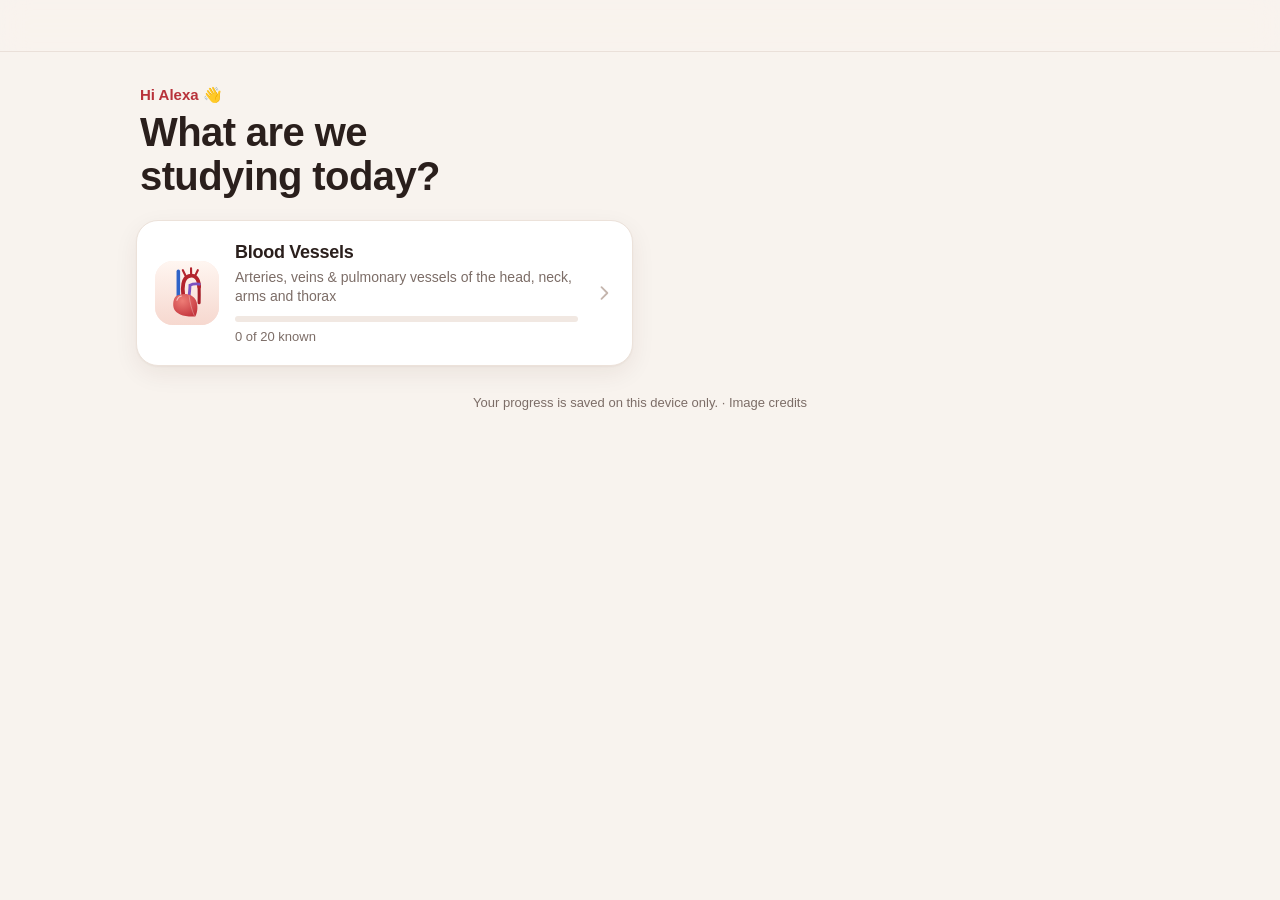
<file: index.html>
<!DOCTYPE html>
<html lang="en">
<head>
<meta charset="utf-8">
<meta name="viewport" content="width=device-width, initial-scale=1, viewport-fit=cover">
<title>Anatomy Lab</title>
<meta name="description" content="Visual study games for anatomy lab practicals.">
<meta name="theme-color" content="#f8f3ee">
<meta name="color-scheme" content="light">
<meta name="mobile-web-app-capable" content="yes">
<meta name="apple-mobile-web-app-capable" content="yes">
<meta name="apple-mobile-web-app-title" content="Anatomy">
<meta name="apple-mobile-web-app-status-bar-style" content="default">
<meta name="format-detection" content="telephone=no">
<link rel="manifest" href="manifest.json">
<link rel="icon" href="icons/icon.svg" type="image/svg+xml">
<link rel="apple-touch-icon" href="icons/apple-touch-icon.png">
<link rel="stylesheet" href="css/app.css">
</head>
<body>
<!-- shared SVG definitions used by every diagram -->
<svg width="0" height="0" style="position:absolute" aria-hidden="true" focusable="false">
  <defs>
    <filter id="glow" filterUnits="userSpaceOnUse" x="-5000" y="-5000" width="10000" height="10000">
      <feGaussianBlur stdDeviation="7"/>
    </filter>
    <radialGradient id="heartGrad" cx="42%" cy="38%" r="70%">
      <stop offset="0" stop-color="#f8d3cc"/>
      <stop offset="1" stop-color="#e7a59c"/>
    </radialGradient>
  </defs>
</svg>

<header class="bar">
  <button class="back" id="back" hidden aria-label="Back"><svg viewBox="0 0 24 24" fill="none" stroke="currentColor" stroke-width="2.4" stroke-linecap="round" stroke-linejoin="round"><path d="M15 5l-7 7 7 7"/></svg></button>
  <div class="bar-title" id="barTitle"></div>
  <div class="bar-right" id="barRight"></div>
</header>
<main id="view" class="view"></main>

<script src="js/diagram.js"></script>
<script src="js/figure.js"></script>
<script src="js/store.js"></script>
<script src="js/dnd.js"></script>
<script src="js/games.js"></script>
<script src="js/setup.js"></script>
<script src="decks/index.js"></script>
<script src="js/app.js"></script>
</body>
</html>
</file>
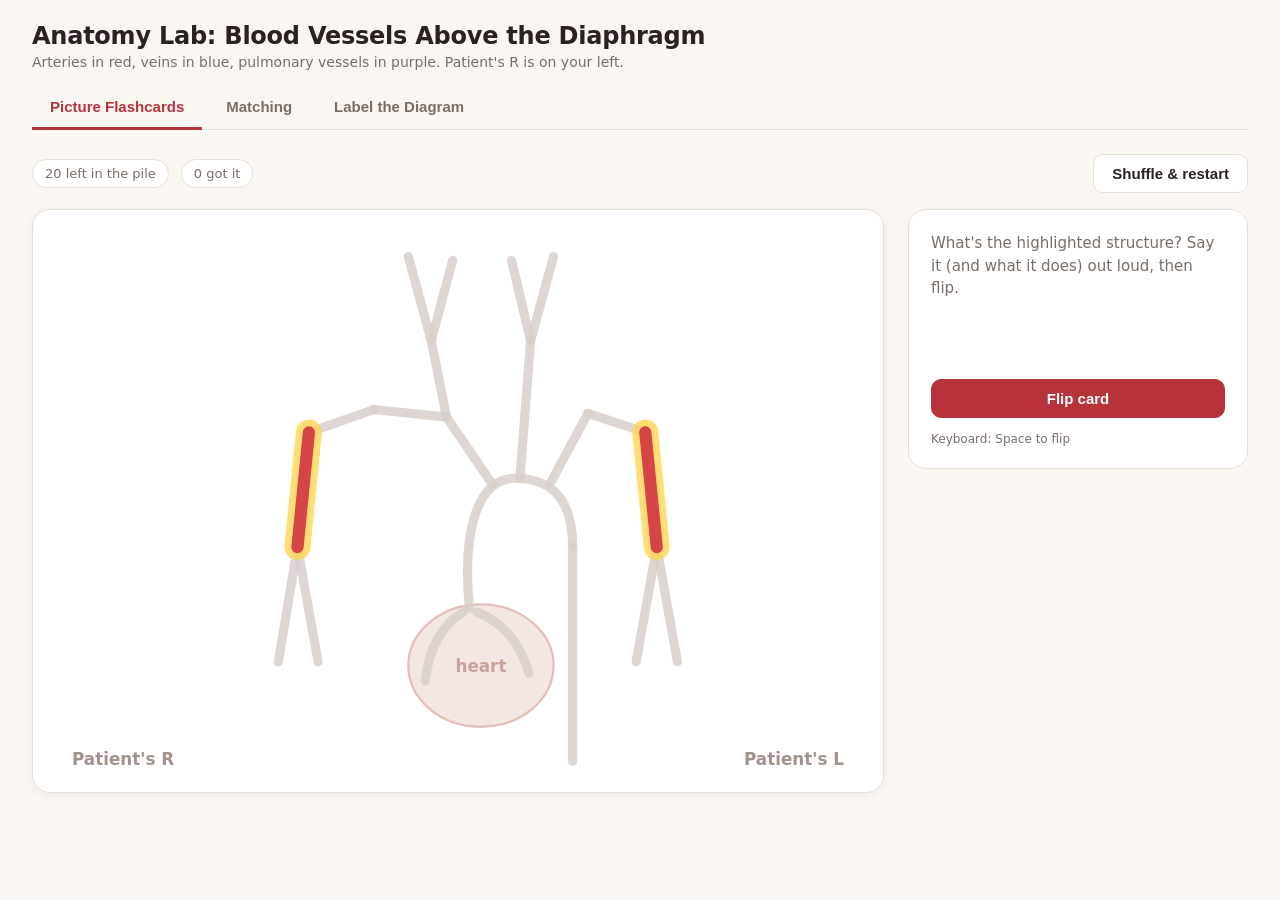
<file: anatomy-study.html>
<!DOCTYPE html>
<html lang="en">
<head>
<meta charset="utf-8">
<meta name="viewport" content="width=device-width, initial-scale=1">
<title>Anatomy Lab Study: Blood Vessels Above the Diaphragm</title>
<style>
  :root{
    --bg:#faf6f2; --card:#ffffff; --ink:#2b2220; --muted:#7a6d68; --line:#e8dfd9;
    --accent:#b8323a; --accent-soft:#fbe9ea; --good:#2f9e5b; --good-soft:#e3f6ea;
    --bad:#d23b3b; --bad-soft:#fde4e4; --vein:#3b6fd8;
  }
  *{box-sizing:border-box}
  body{margin:0;font-family:system-ui,-apple-system,"Segoe UI",Roboto,sans-serif;background:var(--bg);color:var(--ink)}
  header{padding:22px 32px 0;max-width:1300px;margin:0 auto}
  h1{margin:0;font-size:24px;letter-spacing:-.01em}
  .sub{color:var(--muted);margin:4px 0 16px;font-size:14px}
  nav{display:flex;gap:6px;border-bottom:1px solid var(--line)}
  nav button{border:0;background:none;padding:12px 18px;font-size:15px;font-weight:600;color:var(--muted);cursor:pointer;border-bottom:3px solid transparent;margin-bottom:-1px}
  nav button.on{color:var(--accent);border-bottom-color:var(--accent)}
  main{max-width:1300px;margin:0 auto;padding:24px 32px 48px}
  .view{display:none}.view.on{display:block}
  .btn{border:1px solid var(--line);background:var(--card);padding:10px 18px;border-radius:10px;font-size:15px;font-weight:600;cursor:pointer;color:var(--ink)}
  .btn:hover{border-color:#cdbfb8}
  .btn.primary{background:var(--accent);color:#fff;border-color:var(--accent)}
  .btn.good{background:var(--good);color:#fff;border-color:var(--good)}
  .btn.bad{background:#fff;color:var(--bad);border-color:#f0b9b9}
  .toolbar{display:flex;align-items:center;gap:12px;margin-bottom:16px;flex-wrap:wrap}
  .toolbar .spacer{flex:1}
  .pill{font-size:13px;color:var(--muted);background:var(--card);border:1px solid var(--line);padding:6px 12px;border-radius:999px}
  .seg{display:inline-flex;border:1px solid var(--line);border-radius:10px;overflow:hidden;background:var(--card)}
  .seg button{border:0;background:none;padding:8px 14px;font-size:14px;cursor:pointer;color:var(--muted);font-weight:600}
  .seg button.on{background:var(--accent-soft);color:var(--accent)}

  /* Flashcards */
  .fc-wrap{display:grid;grid-template-columns:minmax(0,1fr) 340px;gap:24px;align-items:start}
  .fc-card{background:var(--card);border:1px solid var(--line);border-radius:18px;padding:16px;cursor:pointer;box-shadow:0 2px 10px rgba(60,30,20,.05)}
  .fc-card svg,.fc-card img{width:100%;display:block;max-height:68vh}
  .fc-side{background:var(--card);border:1px solid var(--line);border-radius:18px;padding:22px;min-height:260px;display:flex;flex-direction:column;gap:14px}
  .fc-hint{color:var(--muted);font-size:15px;line-height:1.5}
  .fc-term{font-size:26px;font-weight:700;color:var(--accent)}
  .fc-def{font-size:17px;line-height:1.45}
  .fc-btns{display:flex;gap:10px;margin-top:auto}
  .fc-btns .btn{flex:1}
  .keys{font-size:12px;color:var(--muted)}
  .done{text-align:center;padding:60px 20px;background:var(--card);border:1px solid var(--line);border-radius:18px}
  .done h2{margin:0 0 8px}

  /* Drag chips */
  .chip{display:inline-flex;align-items:center;justify-content:center;text-align:center;padding:9px 14px;border-radius:10px;background:#fff;border:1.5px solid #d9ccc5;font-size:14px;font-weight:600;cursor:grab;user-select:none;touch-action:none;position:relative;box-shadow:0 1px 3px rgba(0,0,0,.06);line-height:1.2}
  .chip.dragging{cursor:grabbing;z-index:1000;pointer-events:none;box-shadow:0 10px 24px rgba(0,0,0,.18);border-color:var(--accent)}
  .chip.wrong{background:var(--bad-soft);border-color:var(--bad);color:var(--bad)}
  .chip.locked{cursor:default;background:var(--good-soft);border-color:var(--good);color:#1d6b3d;box-shadow:none}
  .drop.over{outline:3px solid var(--accent);outline-offset:2px}
  .drop.flash{animation:flash .5s}
  @keyframes flash{0%,100%{background:inherit}40%{background:var(--bad-soft);border-color:var(--bad)}}

  /* Matching */
  .m-grid{display:grid;grid-template-columns:260px minmax(0,1fr);gap:28px;align-items:start}
  .m-terms{display:flex;flex-direction:column;gap:10px;min-height:200px}
  .m-terms .chip{justify-content:flex-start;text-align:left}
  .m-targets{display:grid;grid-template-columns:repeat(2,minmax(0,1fr));gap:12px}
  .m-targets.pics{grid-template-columns:repeat(3,minmax(0,1fr))}
  .m-target{background:var(--card);border:1.5px dashed #d4c6bf;border-radius:14px;padding:12px;display:flex;flex-direction:column;gap:10px;min-height:96px}
  .m-target .txt{font-size:15px;line-height:1.4}
  .m-target svg,.m-target img{width:100%;display:block;border-radius:8px;background:#fdfbf9}
  .m-target .slot{min-height:38px;border-radius:10px;background:#f6f0ec;display:flex;align-items:center;justify-content:center;font-size:12px;color:#b3a59e}
  .m-target .slot .chip{width:100%}
  .m-target.solved{border-style:solid;border-color:var(--good);background:#fbfffc}

  /* Label diagram */
  .l-grid{display:grid;grid-template-columns:minmax(0,1fr) 220px;gap:20px;align-items:start}
  .l-diagram{position:relative;background:var(--card);border:1px solid var(--line);border-radius:18px;padding:0;overflow:visible}
  .l-diagram svg{display:block;width:100%}
  .l-box{position:absolute;border:1.5px dashed #c9b8b0;border-radius:8px;background:rgba(255,255,255,.92);display:flex;align-items:stretch;justify-content:stretch}
  .l-box .chip{width:100%;padding:2px 6px;font-size:12px;border-radius:6px}
  .l-box.solved{border-style:solid;border-color:var(--good)}
  .l-bank{display:flex;flex-direction:column;gap:8px;background:var(--card);border:1px solid var(--line);border-radius:18px;padding:14px;position:sticky;top:12px}
  .l-bank h3{margin:0 0 4px;font-size:14px;color:var(--muted);font-weight:600}
  .l-bank .chip{font-size:13px;padding:7px 10px}
  .result{background:var(--good-soft);border:1px solid #bfe6cd;color:#1d6b3d;border-radius:12px;padding:12px 16px;font-weight:600}
</style>
</head>
<body>
<header>
  <h1>Anatomy Lab: Blood Vessels Above the Diaphragm</h1>
  <p class="sub">Arteries in red, veins in blue, pulmonary vessels in purple. Patient's R is on your left.</p>
  <nav>
    <button data-tab="flash" class="on">Picture Flashcards</button>
    <button data-tab="match">Matching</button>
    <button data-tab="label">Label the Diagram</button>
  </nav>
</header>
<main>
  <section id="flash" class="view on"></section>
  <section id="match" class="view"></section>
  <section id="label" class="view"></section>
</main>

<script>
/* =====================================================================
   STUDY CONTENT: edit this list to add or change terms.
   term : the name
   def  : one-line definition
   pic  : "art" (arteries diagram) or "vein" (veins & heart diagram)
   show : which vessel(s) to highlight in the picture (ids below)
   img  : OPTIONAL. Paste a real image (data: URL) to use instead of the drawing.
   ===================================================================== */
const TERMS = [
  {term:"Brachiocephalic aa", def:"First of three branches off the aortic arch", pic:"art", show:["brachio"]},
  {term:"L common carotid aa", def:"Second branch of the aortic arch; supplies L head, neck, brain", pic:"art", show:["lcc"]},
  {term:"L subclavian aa", def:"Third branch of the aortic arch; supplies the L arm", pic:"art", show:["lsub"]},
  {term:"Descending (thoracic) aorta", def:"Runs down off the arch as far as the diaphragm", pic:"art", show:["desc"]},
  {term:"R and L coronary aa", def:"Come off either side of the root of the aorta", pic:"art", show:["rcor","lcor"]},
  {term:"R and L subclavian aa", def:"Deep to the clavicle, out to the lateral edge of the first rib", pic:"art", show:["rsub","lsub"]},
  {term:"R and L axillary aa", def:"Continuation of the subclavian, as far as teres major (edge of armpit)", pic:"art", show:["rax","lax"]},
  {term:"R and L brachial aa", def:"Continuation of the axillary, as far as the cubital fossa (inner elbow)", pic:"art", show:["rbrach","lbrach"]},
  {term:"R and L radial aa", def:"Branch of the brachial running along the radius", pic:"art", show:["rrad","lrad"]},
  {term:"R and L ulnar aa", def:"Branch of the brachial running along the ulna", pic:"art", show:["rul","lul"]},
  {term:"R and L external carotid aa", def:"Anterior branches of the common carotid; supply face and head", pic:"art", show:["rext","lext"]},
  {term:"R and L internal carotid aa", def:"Posterior branches of the common carotid; supply the brain", pic:"art", show:["rint","lint"]},
  {term:"Pulmonary trunk", def:"Comes off the R ventricle", pic:"vein", show:["ptrunk"]},
  {term:"R and L pulmonary aa", def:"Branch off the pulmonary trunk; supply the R and L lungs", pic:"vein", show:["rpa","lpa"]},
  {term:"Superior vena cava", def:"Enters the R atrium; drains everything above the heart", pic:"vein", show:["svc"]},
  {term:"Inferior vena cava", def:"Enters the R atrium; drains everything below the heart", pic:"vein", show:["ivc"]},
  {term:"Coronary sinus", def:"Back of the heart between atria and ventricles; drains the heart's veins", pic:"vein", show:["csinus"]},
  {term:"R and L external jugular vv", def:"External to the sternocleidomastoid; drain face and head", pic:"vein", show:["rej","lej"]},
  {term:"R and L internal jugular vv", def:"Internal to the sternocleidomastoid; drain the brain", pic:"vein", show:["rij","lij"]},
  {term:"Azygos vein", def:"Drains all the intercostal veins; empties into the SVC", pic:"vein", show:["azygos"]},
];

/* Label-the-diagram boxes (aortic arch & branches). col: which side the box sits on. */
const LABELS = [
  {label:"R internal carotid aa", col:"L", y:20,  at:[345,95]},
  {label:"R external carotid aa", col:"L", y:64,  at:[374,97]},
  {label:"R common carotid aa",   col:"L", y:140, at:[370,200]},
  {label:"R subclavian aa",       col:"L", y:198, at:[332,245]},
  {label:"R axillary aa",         col:"L", y:244, at:[242,255]},
  {label:"Brachiocephalic aa",    col:"L", y:296, at:[410,294]},
  {label:"Brachial aa",           col:"L", y:370, at:[192,345]},
  {label:"Radial aa",             col:"L", y:466, at:[172,495]},
  {label:"Ulnar aa",              col:"L", y:540, at:[205,530]},
  {label:"R coronary aa",         col:"L", y:612, at:[358,565]},
  {label:"L internal carotid aa", col:"R", y:20,  at:[505,95]},
  {label:"L external carotid aa", col:"R", y:64,  at:[477,97]},
  {label:"L common carotid aa",   col:"R", y:140, at:[483,240]},
  {label:"L subclavian aa",       col:"R", y:198, at:[540,291]},
  {label:"L axillary aa",         col:"R", y:244, at:[602,257]},
  {label:"Arch aorta",            col:"R", y:330, at:[543,395]},
  {label:"Descending aorta",      col:"R", y:470, at:[545,580]},
  {label:"L coronary aa",         col:"R", y:612, at:[478,560]},
];

/* ======================= Drawings ======================= */
const VB = {x:-140, y:0, w:1070, h:720};
const BOX = {w:175, h:32, xL:-130, xR:735};
const COLORS = {a:"#d64545", v:"#3b6fd8", p:"#7a5cc7", f:"#e6dcd6"};

const DIAGRAMS = {
  art: {
    heart:{cx:425, cy:575, rx:95, ry:80},
    paths:[
      ["desc","a","M545 420 L545 700"],
      ["archAorta","a","M410 500 C400 400 420 330 470 330 C520 330 545 360 545 420"],
      ["brachio","a","M440 338 L380 250"],
      ["rcc","a","M380 250 L360 150"],
      ["rint","a","M360 150 L330 40"],
      ["rext","a","M360 150 L388 45"],
      ["lcc","a","M476 330 L490 150"],
      ["lext","a","M490 150 L465 45"],
      ["lint","a","M490 150 L520 40"],
      ["rsub","a","M380 250 L285 240"],
      ["rax","a","M285 240 L200 270"],
      ["rbrach","a","M200 270 L185 420"],
      ["rrad","a","M185 420 L160 570"],
      ["rul","a","M185 420 L212 570"],
      ["lsub","a","M515 338 L565 245"],
      ["lax","a","M565 245 L640 270"],
      ["lbrach","a","M640 270 L655 420"],
      ["lrad","a","M655 420 L682 570"],
      ["lul","a","M655 420 L628 570"],
      ["rcor","a","M402 505 Q360 530 352 595"],
      ["lcor","a","M420 505 Q470 525 488 585"],
    ]
  },
  vein: {
    heart:{cx:430, cy:540, rx:95, ry:78},
    paths:[
      ["aortaF","f","M450 470 C440 380 470 330 510 335 C550 340 565 370 565 430 L565 700"],
      ["rbcv","f","M365 300 L330 235"],
      ["lbcv","f","M365 300 L520 235"],
      ["rsv","f","M330 235 L190 245"],
      ["lsv","f","M520 235 L660 245"],
      ["azygos","v","M405 710 L405 360 Q405 315 367 325"],
      ["svc","v","M365 480 L365 300"],
      ["ivc","v","M365 600 L365 710"],
      ["rij","v","M330 235 L322 50"],
      ["lij","v","M520 235 L528 50"],
      ["rej","v","M270 240 L262 70"],
      ["lej","v","M585 240 L595 70"],
      ["rpa","p","M465 400 Q420 385 300 400"],
      ["lpa","p","M465 400 Q520 385 620 400"],
      ["ptrunk","p","M455 470 L465 400"],
      ["csinus","v","M360 585 Q430 615 505 580"],
    ]
  }
};

function vesselSVG(which, hl=[], extra=""){
  const D = DIAGRAMS[which], any = hl.length>0;
  let s = `<svg viewBox="${VB.x} ${VB.y} ${VB.w} ${VB.h}" xmlns="http://www.w3.org/2000/svg" role="img">`;
  const h = D.heart;
  s += `<ellipse cx="${h.cx}" cy="${h.cy}" rx="${h.rx}" ry="${h.ry}" fill="${any?'#f4e6e3':'#f6d9d6'}" stroke="#e3bfba" stroke-width="3"/>`;
  s += `<text x="${h.cx}" y="${h.cy+8}" text-anchor="middle" font-size="22" fill="#c9a19b" font-weight="600">heart</text>`;
  const halo = [], body = [];
  for (const [id,kind,d] of D.paths){
    const on = hl.includes(id);
    let col = COLORS[kind], w = kind==="f"?9:12, op = 1;
    if (any && !on && kind!=="f"){ col = "#d9cfca"; op = .85; }
    if (on){ w = 16; halo.push(`<path d="${d}" fill="none" stroke="#ffd447" stroke-width="34" stroke-linecap="round" opacity=".75"/>`); }
    (on?halo:body).push(`<path d="${d}" fill="none" stroke="${col}" stroke-width="${w}" stroke-linecap="round" stroke-linejoin="round" opacity="${op}"/>`);
  }
  s += body.join("") + halo.join("");
  s += `<text x="-110" y="705" font-size="22" fill="#a2938c" font-weight="700">Patient's R</text>`;
  s += `<text x="900" y="705" font-size="22" fill="#a2938c" font-weight="700" text-anchor="end">Patient's L</text>`;
  return s + extra + `</svg>`;
}
function picFor(t){ return t.img ? `<img src="${t.img}" alt="">` : vesselSVG(t.pic, t.show); }

/* ======================= Helpers ======================= */
const $ = (sel, el=document) => el.querySelector(sel);
const shuffle = a => { a = a.slice(); for (let i=a.length-1;i>0;i--){const j=Math.floor(Math.random()*(i+1));[a[i],a[j]]=[a[j],a[i]];} return a; };
const esc = s => s.replace(/[&<>"]/g, c => ({"&":"&amp;","<":"&lt;",">":"&gt;",'"':"&quot;"}[c]));

/* Drag and drop: onDrop(chip, target) returns true if it's a match */
function makeDraggable(el, onDrop){
  el.addEventListener("pointerdown", e => {
    if (el.classList.contains("locked") || e.button!==0) return;
    e.preventDefault();
    el.setPointerCapture(e.pointerId);
    const sx = e.clientX, sy = e.clientY;
    let over = null;
    el.style.transition = "none";
    el.classList.add("dragging"); el.classList.remove("wrong");
    const find = ev => { const u = document.elementFromPoint(ev.clientX, ev.clientY); return u && u.closest(".drop:not(.solved)"); };
    const move = ev => {
      el.style.transform = `translate(${ev.clientX-sx}px,${ev.clientY-sy}px)`;
      const t = find(ev);
      if (t!==over){ over && over.classList.remove("over"); over = t; over && over.classList.add("over"); }
    };
    const up = ev => {
      el.removeEventListener("pointermove", move); el.removeEventListener("pointerup", up);
      const t = find(ev);
      over && over.classList.remove("over");
      el.classList.remove("dragging");
      if (t && onDrop(el, t)){ el.style.transform = ""; return; }
      el.style.transition = "transform .4s cubic-bezier(.3,1.5,.5,1)";
      el.style.transform = "";
      if (t){
        el.classList.add("wrong"); el.dataset.missed = "1";
        t.classList.remove("flash"); void t.offsetWidth; t.classList.add("flash");
        setTimeout(()=>el.classList.remove("wrong"), 700);
      }
    };
    el.addEventListener("pointermove", move); el.addEventListener("pointerup", up);
  });
}

/* ======================= Tabs ======================= */
document.querySelectorAll("nav button").forEach(b => b.onclick = () => {
  document.querySelectorAll("nav button").forEach(x => x.classList.toggle("on", x===b));
  document.querySelectorAll(".view").forEach(v => v.classList.toggle("on", v.id===b.dataset.tab));
});

/* ======================= 1. Flashcards ======================= */
const FC = {deck:[], flipped:false, got:0};
function fcStart(){ FC.deck = shuffle(TERMS.map((_,i)=>i)); FC.flipped=false; FC.got=0; fcRender(); }
function fcRender(){
  const v = $("#flash");
  if (!FC.deck.length){
    v.innerHTML = `<div class="done"><h2>Pile cleared! 🎉</h2><p class="fc-hint">You got all ${TERMS.length} cards.</p><button class="btn primary" id="fcAgain">Go again</button></div>`;
    $("#fcAgain").onclick = fcStart; return;
  }
  const t = TERMS[FC.deck[0]];
  v.innerHTML = `
    <div class="toolbar"><span class="pill">${FC.deck.length} left in the pile</span><span class="pill">${FC.got} got it</span><span class="spacer"></span><button class="btn" id="fcRestart">Shuffle & restart</button></div>
    <div class="fc-wrap">
      <div class="fc-card" id="fcCard" title="Click to flip">${picFor(t)}</div>
      <div class="fc-side">
        ${FC.flipped ? `
          <div class="fc-term">${esc(t.term)}</div>
          <div class="fc-def">${esc(t.def)}</div>
          <div class="fc-btns"><button class="btn bad" id="fcMiss">Missed it</button><button class="btn good" id="fcGot">Got it</button></div>
          <div class="keys">Keyboard: ← missed · → got it</div>`
        : `
          <div class="fc-hint">What's the highlighted structure? Say it (and what it does) out loud, then flip.</div>
          <div class="fc-btns"><button class="btn primary" id="fcFlip">Flip card</button></div>
          <div class="keys">Keyboard: Space to flip</div>`}
      </div>
    </div>`;
  $("#fcRestart").onclick = fcStart;
  $("#fcCard").onclick = fcFlip;
  if (FC.flipped){ $("#fcMiss").onclick = fcMiss; $("#fcGot").onclick = fcGot; }
  else $("#fcFlip").onclick = fcFlip;
}
function fcFlip(){ if (!FC.flipped){ FC.flipped = true; fcRender(); } }
function fcGot(){ FC.deck.shift(); FC.got++; FC.flipped=false; fcRender(); }
function fcMiss(){ const c = FC.deck.shift(); FC.deck.splice(Math.min(3, FC.deck.length), 0, c); FC.flipped=false; fcRender(); }
document.addEventListener("keydown", e => {
  if (!$("#flash").classList.contains("on") || !FC.deck.length) return;
  if (e.code==="Space"){ e.preventDefault(); fcFlip(); }
  else if (FC.flipped && e.key==="ArrowRight") fcGot();
  else if (FC.flipped && e.key==="ArrowLeft") fcMiss();
});

/* ======================= 2. Matching ======================= */
const M = {mode:"def", rounds:[], r:0, misses:0};
function mStart(){ const s = shuffle(TERMS.map((_,i)=>i)); M.rounds=[]; for (let i=0;i<s.length;i+=6) M.rounds.push(s.slice(i,i+6)); M.r=0; M.misses=0; mRender(); }
function mRender(){
  const v = $("#match");
  const bar = `<div class="toolbar">
      <div class="seg"><button data-m="def" class="${M.mode==='def'?'on':''}">Term → Definition</button><button data-m="pic" class="${M.mode==='pic'?'on':''}">Term → Picture</button></div>
      <span class="pill">Round ${Math.min(M.r+1,M.rounds.length)} of ${M.rounds.length}</span>
      <span class="spacer"></span><button class="btn" id="mRestart">Restart</button></div>`;
  if (M.r >= M.rounds.length){
    v.innerHTML = bar + `<div class="done"><h2>All ${TERMS.length} matched! 🎉</h2><p class="fc-hint">${M.misses===0?'Not a single wrong drop.':`${M.misses} wrong drop${M.misses>1?'s':''} along the way.`}</p><button class="btn primary" id="mAgain">Play again</button></div>`;
    mWire(); $("#mAgain").onclick = mStart; return;
  }
  const ids = M.rounds[M.r];
  v.innerHTML = bar + `<div class="m-grid">
      <div class="m-terms">${shuffle(ids).map(i=>`<div class="chip" data-i="${i}">${esc(TERMS[i].term)}</div>`).join("")}</div>
      <div class="m-targets ${M.mode==='pic'?'pics':''}">${shuffle(ids).map(i=>`
        <div class="m-target drop" data-i="${i}">
          ${M.mode==='pic' ? picFor(TERMS[i]) : `<div class="txt">${esc(TERMS[i].def)}</div>`}
          <div class="slot">drop term here</div>
        </div>`).join("")}</div>
    </div>`;
  mWire();
  v.querySelectorAll(".m-terms .chip").forEach(c => makeDraggable(c, (chip, t) => {
    if (chip.dataset.i !== t.dataset.i){ M.misses++; return false; }
    const slot = $(".slot", t); slot.textContent = ""; slot.appendChild(chip);
    chip.classList.add("locked"); t.classList.add("solved");
    if (!v.querySelector(".m-terms .chip")) setTimeout(()=>{ M.r++; mRender(); }, 900);
    return true;
  }));
}
function mWire(){
  document.querySelectorAll("#match .seg button").forEach(b => b.onclick = () => { M.mode = b.dataset.m; mStart(); });
  $("#mRestart").onclick = mStart;
}

/* ======================= 3. Label the Diagram ======================= */
function lStart(){
  const v = $("#label");
  let leaders = "";
  for (const L of LABELS){
    const bx = L.col==="L" ? BOX.xL+BOX.w : BOX.xR, by = L.y + BOX.h/2;
    leaders += `<line x1="${bx}" y1="${by}" x2="${L.at[0]}" y2="${L.at[1]}" stroke="#8a7b75" stroke-width="1.6"/><circle cx="${L.at[0]}" cy="${L.at[1]}" r="5" fill="#2b2220"/>`;
  }
  const pct = (n, of) => (n/of*100).toFixed(3) + "%";
  const boxes = LABELS.map((L,i) => {
    const x = (L.col==="L"?BOX.xL:BOX.xR) - VB.x;
    return `<div class="l-box drop" data-i="${i}" style="left:${pct(x,VB.w)};top:${pct(L.y,VB.h)};width:${pct(BOX.w,VB.w)};height:${pct(BOX.h,VB.h)}"></div>`;
  }).join("");
  v.innerHTML = `
    <div class="toolbar"><span class="pill" id="lCount">0 of ${LABELS.length} placed</span><span class="spacer"></span><button class="btn" id="lRestart">Restart</button></div>
    <div id="lResult"></div>
    <div class="l-grid">
      <div class="l-diagram">${vesselSVG("art", [], leaders)}${boxes}</div>
      <div class="l-bank"><h3>Drag each label to its box</h3>${shuffle(LABELS.map((_,i)=>i)).map(i=>`<div class="chip" data-i="${i}">${esc(LABELS[i].label)}</div>`).join("")}</div>
    </div>`;
  $("#lRestart").onclick = lStart;
  let placed = 0;
  v.querySelectorAll(".l-bank .chip").forEach(c => makeDraggable(c, (chip, t) => {
    if (LABELS[chip.dataset.i].label !== LABELS[t.dataset.i].label) return false;
    t.appendChild(chip); chip.classList.add("locked"); t.classList.add("solved");
    placed++; $("#lCount").textContent = `${placed} of ${LABELS.length} placed`;
    if (placed === LABELS.length){
      const right = [...v.querySelectorAll(".l-box .chip")].filter(x => !x.dataset.missed).length;
      $("#lResult").innerHTML = `<p class="result">Done! You got ${right} of ${LABELS.length} right on the first try.</p>`;
    }
    return true;
  }));
}

fcStart(); mStart(); lStart();
</script>
</body>
</html>
</file>
<file: css/app.css>
/* ================= Anatomy Lab Study ================= */
:root {
  --bg: #f8f3ee;
  --surface: #ffffff;
  --surface-2: #fbf7f3;
  --ink: #2a1f1c;
  --muted: #7c6d67;
  --line: #ece2da;
  --line-strong: #dccfc6;
  --accent: #b8323a;
  --accent-ink: #9c2630;
  --accent-soft: #fbe8e7;
  --good: #2c9a58;
  --good-ink: #1d6b3d;
  --good-soft: #e4f5ea;
  --bad: #d23b3b;
  --bad-soft: #fde6e4;
  --gold: #f1b42f;
  --vein: #2f63c8;
  --pulm: #7a52c2;
  --radius: 20px;
  --shadow-sm: 0 1px 2px rgba(70, 35, 20, .05);
  --shadow: 0 1px 2px rgba(70, 35, 20, .04), 0 8px 24px rgba(70, 35, 20, .07);
  --shadow-lg: 0 18px 40px rgba(70, 35, 20, .18);
  --ease: cubic-bezier(.2, .8, .2, 1);
  --spring: cubic-bezier(.34, 1.56, .64, 1);
  --font: -apple-system, BlinkMacSystemFont, "SF Pro Text", "Segoe UI", Roboto, "Helvetica Neue", sans-serif;
  --font-round: ui-rounded, "SF Pro Rounded", -apple-system, BlinkMacSystemFont, "Segoe UI", Roboto, sans-serif;
  --bar-h: 52px;
  color-scheme: light;
}

* { box-sizing: border-box; }
html { -webkit-text-size-adjust: 100%; background: var(--bg); }
body {
  margin: 0;
  min-height: 100vh;
  min-height: 100dvh;
  background: var(--bg);
  color: var(--ink);
  font: 16px/1.45 var(--font);
  -webkit-font-smoothing: antialiased;
  -webkit-tap-highlight-color: transparent;
  touch-action: manipulation;
  overflow-x: hidden;
}
body.dragging { cursor: grabbing; user-select: none; -webkit-user-select: none; }
h1, h2, h3, h4 { font-family: var(--font-round); letter-spacing: -.015em; margin: 0; }
a { color: inherit; text-decoration: none; }
button { font: inherit; color: inherit; }
.muted { color: var(--muted); }

/* ---------- top bar ---------- */
.bar {
  position: sticky; top: 0; z-index: 50;
  display: grid; grid-template-columns: 44px 1fr 44px; align-items: center;
  height: calc(var(--bar-h) + env(safe-area-inset-top));
  padding: env(safe-area-inset-top) max(8px, env(safe-area-inset-right)) 0 max(8px, env(safe-area-inset-left));
  background: rgba(248, 243, 238, .86);
  -webkit-backdrop-filter: saturate(1.6) blur(14px);
  backdrop-filter: saturate(1.6) blur(14px);
  border-bottom: 1px solid rgba(220, 207, 198, .55);
}
.back {
  width: 40px; height: 40px; border: 0; border-radius: 12px; background: none;
  color: var(--accent); display: grid; place-items: center; cursor: pointer;
}
.back svg { width: 24px; height: 24px; }
.back[hidden] { display: grid; visibility: hidden; }
.back:active { background: var(--accent-soft); }
.bar-title { text-align: center; font: 600 16px/1.2 var(--font-round); white-space: nowrap; overflow: hidden; text-overflow: ellipsis; }

/* ---------- views ---------- */
.view {
  max-width: 1040px; margin: 0 auto;
  padding: 16px max(16px, env(safe-area-inset-right)) calc(32px + env(safe-area-inset-bottom)) max(16px, env(safe-area-inset-left));
}
.view.enter { animation: enter .35s var(--ease); }
@keyframes enter { from { opacity: 0; transform: translateY(10px); } }

.card { background: var(--surface); border: 1px solid var(--line); border-radius: var(--radius); box-shadow: var(--shadow); }

/* ---------- buttons, pills ---------- */
.btn {
  display: inline-flex; align-items: center; justify-content: center; gap: 8px;
  min-height: 48px; padding: 0 20px; border-radius: 14px;
  border: 1px solid var(--line-strong); background: var(--surface);
  font-weight: 600; font-size: 16px; cursor: pointer;
  box-shadow: var(--shadow-sm);
  transition: transform .15s var(--ease), background .2s, box-shadow .2s;
}
.btn:active { transform: scale(.97); }
.btn.primary { background: var(--accent); border-color: var(--accent); color: #fff; box-shadow: 0 6px 16px rgba(184, 50, 58, .25); }
.btn.good { background: var(--good); border-color: var(--good); color: #fff; box-shadow: 0 6px 16px rgba(44, 154, 88, .25); }
.btn.bad { background: var(--surface); color: var(--bad); border-color: #f1c0bb; }
.btn.small { min-height: 36px; padding: 0 14px; font-size: 14px; border-radius: 11px; }
.btn.wide { width: 100%; }
@media (hover: hover) {
  .btn:hover { box-shadow: var(--shadow); }
  .btn.primary:hover { background: var(--accent-ink); }
}
.pill {
  display: inline-flex; align-items: center; height: 30px; padding: 0 12px; border-radius: 999px;
  background: var(--surface); border: 1px solid var(--line); color: var(--muted);
  font-size: 13px; font-weight: 600; white-space: nowrap;
}
.pill.good { color: var(--good-ink); background: var(--good-soft); border-color: #c9ead5; }
.link-btn { display: block; margin: 28px auto 0; border: 0; background: none; color: var(--muted); font-size: 14px; text-decoration: underline; cursor: pointer; padding: 10px; }

/* ---------- home ---------- */
.hero { padding: 18px 4px 22px; }
.eyebrow { margin: 0 0 6px; color: var(--accent); font: 600 15px var(--font-round); }
.hero h1 { font-size: clamp(28px, 7.5vw, 40px); line-height: 1.1; max-width: 14ch; }
.topics { display: grid; gap: 14px; }
@media (min-width: 720px) { .topics { grid-template-columns: repeat(2, 1fr); } }
.topic {
  display: grid; grid-template-columns: 64px 1fr 20px; gap: 16px; align-items: center;
  padding: 18px; background: var(--surface); border: 1px solid var(--line); border-radius: 22px;
  box-shadow: var(--shadow); transition: transform .2s var(--ease), box-shadow .2s;
}
.topic:active { transform: scale(.985); }
@media (hover: hover) { .topic:hover { transform: translateY(-2px); box-shadow: var(--shadow), 0 14px 30px rgba(70, 35, 20, .08); } }
.topic-icon {
  width: 64px; height: 64px; border-radius: 18px; display: grid; place-items: center;
  background: linear-gradient(145deg, #fdeeea, #f7dcd6);
}
.topic-icon svg { width: 44px; height: 44px; }
.topic-icon img { width: 64px; height: 64px; border-radius: 18px; }
.topic-icon .initial { font: 700 28px var(--font-round); color: var(--accent); }
.topic h3 { font-size: 18px; }
.topic p { margin: 3px 0 10px; color: var(--muted); font-size: 14px; line-height: 1.35; }
.topic-meta { font-size: 13px; color: var(--muted); margin-top: 6px; }
.topic-meta b { color: var(--accent); font-weight: 600; }
.chev { color: #c4b5ad; width: 20px; height: 20px; }
.chev svg { width: 20px; height: 20px; }
.meter { height: 6px; background: #f1e8e2; border-radius: 99px; overflow: hidden; }
.meter span { display: block; height: 100%; background: linear-gradient(90deg, var(--good), #48b87a); border-radius: inherit; transition: width .6s var(--ease); }
.fine { text-align: center; color: var(--muted); font-size: 13px; margin-top: 28px; }

/* ---------- topic page ---------- */
.deck-hero { padding: 8px 4px 16px; }
.deck-hero h1 { font-size: clamp(24px, 6.4vw, 34px); line-height: 1.12; margin-bottom: 8px; }
.deck-hero p { margin: 0 0 12px; font-size: 15px; }
.legend { display: flex; flex-wrap: wrap; gap: 8px 14px; }
.key { display: inline-flex; align-items: center; gap: 6px; font-size: 13px; font-weight: 600; color: var(--muted); }
.key i { width: 18px; height: 6px; border-radius: 9px; }
.stats { display: flex; align-items: center; gap: 18px; padding: 16px 18px; margin-bottom: 16px; }
.ring { width: 78px; height: 78px; flex: none; }
.ring-bg { fill: none; stroke: #f1e8e2; stroke-width: 8; }
.ring-fg { fill: none; stroke: var(--good); stroke-width: 8; stroke-linecap: round; transform: rotate(-90deg); transform-origin: 36px 36px; transition: stroke-dashoffset 1s var(--ease); }
.ring text { font: 700 16px var(--font-round); fill: var(--ink); }
.stat-list { flex: 1; display: grid; grid-template-columns: repeat(3, 1fr); gap: 6px; text-align: center; }
.stat-list b { display: block; font: 700 22px var(--font-round); }
.stat-list span { font-size: 12px; color: var(--muted); }
.games { display: grid; gap: 10px; }
@media (min-width: 720px) { .games { grid-template-columns: repeat(2, 1fr); } }
.game-row {
  display: grid; grid-template-columns: 48px 1fr auto 20px; align-items: center; gap: 14px;
  padding: 14px 16px; background: var(--surface); border: 1px solid var(--line); border-radius: 18px;
  box-shadow: var(--shadow-sm); transition: transform .2s var(--ease), box-shadow .2s;
}
.game-row:active { transform: scale(.985); }
@media (hover: hover) { .game-row:hover { box-shadow: var(--shadow); transform: translateY(-1px); } }
.game-row.disabled { opacity: .55; pointer-events: none; box-shadow: none; }
.game-icon { width: 48px; height: 48px; border-radius: 14px; display: grid; place-items: center; }
.game-icon svg { width: 26px; height: 26px; }
.gi-flash { background: #fdeceb; color: #c8343c; }
.gi-match { background: #e9effc; color: #2f63c8; }
.gi-label { background: #f0eafb; color: #7a52c2; }
.gi-quiz { background: #fff3db; color: #c07d0a; }
.gi-weak { background: #e6f5ec; color: #2c9a58; }
.game-text b { display: block; font: 600 17px var(--font-round); }
.game-text small { display: block; color: var(--muted); font-size: 13.5px; line-height: 1.3; margin-top: 2px; }
.badge { font-size: 12px; font-weight: 700; padding: 4px 9px; border-radius: 99px; background: #f3ece7; color: var(--muted); white-space: nowrap; }
.badge.hot { background: var(--accent); color: #fff; }

/* ---------- game common ---------- */
.progress { height: 6px; background: #efe5de; border-radius: 99px; overflow: hidden; margin: 2px 0 12px; }
.progress span { display: block; height: 100%; background: linear-gradient(90deg, var(--accent), #e0605c); border-radius: inherit; transition: width .45s var(--ease); }
.meta-row, .toolbar { display: flex; flex-wrap: wrap; align-items: center; gap: 8px; margin-bottom: 12px; }
.toolbar .btn.small { margin-left: auto; }
.keys { text-align: center; color: #b3a49c; font-size: 12px; margin: 12px 0 0; }
@media (hover: none) { .keys { display: none; } }

svg.diagram { display: block; width: 100%; height: auto; }
.side-tag { font: 700 20px var(--font); fill: #b9aaa2; letter-spacing: .02em; }
.hl-halo { animation: pulse 1.5s ease-in-out infinite; }
@keyframes pulse { 0%, 100% { opacity: .35; } 50% { opacity: 1; } }
.photo { display: block; width: 100%; height: auto; border-radius: 12px; }
.nopic, .def-prompt { padding: 28px 18px; font: 600 20px/1.35 var(--font-round); text-align: center; margin: 0; }

/* ---------- flashcards ---------- */
.flashcard {
  position: relative; max-width: 520px; margin: 0 auto;
  background: var(--surface); border: 1px solid var(--line); border-radius: 24px; box-shadow: var(--shadow);
  padding: 10px; cursor: pointer; outline: none;
  transition: transform .15s ease-in, opacity .15s;
}
.flashcard:focus-visible { box-shadow: 0 0 0 3px var(--accent-soft), var(--shadow); }
.flashcard.flip-out { transform: perspective(900px) rotateY(90deg) scale(.96); }
.flashcard.flip-in { animation: flipIn .2s ease-out; }
@keyframes flipIn { from { transform: perspective(900px) rotateY(-90deg) scale(.96); } }
.flashcard.out-right { transform: translateX(60px) rotate(4deg); opacity: 0; transition: transform .25s ease-in, opacity .25s; }
.flashcard.out-left { transform: translateX(-60px) rotate(-4deg); opacity: 0; transition: transform .25s ease-in, opacity .25s; }
.flashcard.in { animation: cardIn .3s var(--ease); }
@keyframes cardIn { from { transform: translateY(14px) scale(.98); opacity: 0; } }
.face-front { position: relative; }
.tap-hint {
  position: absolute; left: 50%; top: 10px; transform: translateX(-50%);
  font-size: 12px; font-weight: 600; color: var(--muted); background: rgba(255, 255, 255, .85);
  padding: 4px 10px; border-radius: 99px; border: 1px solid var(--line); pointer-events: none;
}
.face-back { display: flex; flex-direction: column; gap: 6px; }
.back-pic { width: 100%; max-width: calc(44vh * .846); margin: 0 auto; }
.back-pic .photo { max-height: 44vh; object-fit: contain; }
.back-text { padding: 6px 12px 14px; text-align: center; animation: enter .3s var(--ease); }
.back-text h2 { font-size: 25px; color: var(--accent); line-height: 1.15; }
.back-text p { margin: 8px 0 0; font-size: 17px; line-height: 1.45; }
.fc-actions { display: flex; gap: 10px; max-width: 520px; margin: 14px auto 0; }
.fc-actions .btn { flex: 1; min-height: 54px; font-size: 17px; }

/* ---------- drag chips ---------- */
.chips { display: flex; flex-wrap: wrap; gap: 8px; }
.chip {
  display: inline-flex; align-items: center; justify-content: center; text-align: center;
  min-height: 42px; padding: 8px 14px; border-radius: 12px;
  background: var(--surface); border: 1.5px solid var(--line-strong); box-shadow: 0 2px 0 #e7dbd3;
  font-weight: 600; font-size: 15px; line-height: 1.2; cursor: grab;
  user-select: none; -webkit-user-select: none; -webkit-touch-callout: none; touch-action: none;
  transition: transform .2s var(--ease), background .2s, border-color .2s, opacity .2s, box-shadow .2s;
}
.chip:focus-visible { outline: 3px solid var(--accent-soft); outline-offset: 2px; }
.chip.selected { border-color: var(--accent); background: var(--accent-soft); color: var(--accent-ink); transform: translateY(-2px); box-shadow: 0 6px 14px rgba(184, 50, 58, .18); }
.chip.placeholder { opacity: .25; transform: scale(.96); }
.chip.ghost {
  position: fixed; z-index: 1000; margin: 0; pointer-events: none; cursor: grabbing;
  border-color: var(--accent); box-shadow: var(--shadow-lg); transition: none;
}
.chip.ghost.returning { transition: transform .38s var(--spring); }
.chip.ghost.wrong, .chip.wrong { background: var(--bad-soft); border-color: var(--bad); color: var(--bad); }
.chip.wrong:not(.ghost) { animation: shake .45s; }
.chip.locked { cursor: default; background: var(--good-soft); border-color: var(--good); color: var(--good-ink); box-shadow: none; }
.chip.snap { animation: snap .45s var(--spring); }
@keyframes snap { 0% { transform: scale(.7); } 60% { transform: scale(1.08); } 100% { transform: scale(1); } }
@keyframes shake { 0%, 100% { transform: translateX(0); } 20% { transform: translateX(-7px); } 40% { transform: translateX(6px); } 60% { transform: translateX(-4px); } 80% { transform: translateX(3px); } }

.drop.over { outline: 3px solid var(--accent); outline-offset: 2px; }
.armed .drop:not(.solved) { outline: 2px dashed rgba(184, 50, 58, .45); outline-offset: 2px; cursor: pointer; }
.drop.reject { animation: shake .45s, redflash .6s; }
@keyframes redflash { 30% { background-color: var(--bad-soft); border-color: var(--bad); } }
.drop.accept { animation: greenpop .55s var(--spring); }
@keyframes greenpop { 0% { transform: scale(1); } 40% { transform: scale(1.04); box-shadow: 0 0 0 6px rgba(44, 154, 88, .2); } 100% { transform: scale(1); } }

/* ---------- matching ---------- */
.seg { display: inline-flex; padding: 3px; background: #efe6df; border-radius: 12px; }
.seg button { border: 0; background: none; padding: 7px 12px; border-radius: 9px; font-size: 14px; font-weight: 600; color: var(--muted); cursor: pointer; transition: background .2s, color .2s; }
.seg button.on { background: var(--surface); color: var(--accent); box-shadow: var(--shadow-sm); }
.match { display: grid; gap: 14px; }
.tray {
  position: sticky; top: calc(var(--bar-h) + env(safe-area-inset-top)); z-index: 10;
  margin: 0 -16px; padding: 10px 16px 12px;
  background: rgba(248, 243, 238, .92);
  -webkit-backdrop-filter: blur(10px); backdrop-filter: blur(10px);
}
.tray-hint { margin: 0 0 8px; font-size: 13px; color: var(--muted); }
.tray .chip { flex: 1 1 auto; }
.targets { display: grid; gap: 10px; }
.match.pics .targets { grid-template-columns: repeat(2, minmax(0, 1fr)); }
.target {
  background: var(--surface); border: 1.5px dashed var(--line-strong); border-radius: 16px; padding: 12px;
  display: flex; flex-direction: column; gap: 10px; transition: border-color .25s, background .25s;
}
.target-def { margin: 0; font-size: 15.5px; line-height: 1.4; }
.target-pic { border-radius: 10px; overflow: hidden; background: var(--surface-2); }
.match.pics .target { padding: 8px; gap: 8px; }
.slot { min-height: 44px; border-radius: 12px; background: #f5eee9; display: flex; align-items: stretch; justify-content: stretch; }
.slot span { flex: 1; display: grid; place-items: center; font-size: 13px; color: #b6a69d; }
.slot .chip { width: 100%; font-size: 14px; min-height: 44px; }
.target.solved { border-style: solid; border-color: var(--good); background: #fbfffc; }
@media (min-width: 760px) {
  .match { grid-template-columns: 260px 1fr; align-items: start; }
  .tray { margin: 0; padding: 0; background: none; backdrop-filter: none; -webkit-backdrop-filter: none; top: calc(var(--bar-h) + 16px); }
  .tray .chips { flex-direction: column; }
  .targets { grid-template-columns: repeat(2, minmax(0, 1fr)); }
  .match.pics .targets { grid-template-columns: repeat(3, minmax(0, 1fr)); }
}

/* ---------- label the diagram ---------- */
.label-layout { display: grid; gap: 14px; }
.label-board {
  position: relative; container-type: inline-size;
  background: var(--surface); border: 1px solid var(--line); border-radius: var(--radius); box-shadow: var(--shadow);
  overflow: hidden;
}
.label-board svg.diagram { position: absolute; inset: 0; width: 100%; height: 100%; }
.leader { stroke: #8f7f78; stroke-width: 2.2; fill: none; }
.leader-dot { fill: #2a1f1c; stroke: #fff; stroke-width: 3; }
.lbox {
  position: absolute; display: flex; align-items: stretch;
  border: 1.5px dashed #c9b7ae; border-radius: 8px; background: rgba(255, 255, 255, .94);
  transition: border-color .2s, background .2s;
}
.lbox.solved { border: 1.5px solid var(--good); background: var(--good-soft); }
.lbox .chip.in-box {
  flex: 1; min-height: 0; padding: 1px 3px; border: 0; border-radius: 6px; box-shadow: none; background: transparent;
  font-size: 10px; font-size: max(9.5px, 2.35cqw); line-height: 1.1; letter-spacing: -.01em; overflow: hidden;
}
.bank { padding: 14px; }
.bank h3 { font: 600 14px var(--font-round); color: var(--muted); margin-bottom: 10px; }
.bank h3 small { font-weight: 400; }
.bank .chip { font-size: 14px; min-height: 40px; padding: 6px 11px; }
.result { display: flex; align-items: center; justify-content: space-between; gap: 12px; padding: 14px 16px; margin-bottom: 12px; background: var(--good-soft); border-color: #c4e7d1; animation: enter .4s var(--ease); }
.result .score { display: block; font: 700 30px var(--font-round); color: var(--good-ink); }
.result span { color: var(--good-ink); font-size: 14px; }
@media (min-width: 860px) {
  .label-layout { grid-template-columns: minmax(0, 1fr) 310px; align-items: start; }
  .bank { position: sticky; top: calc(var(--bar-h) + 16px); }
  .bank .chip { flex: 1 1 calc(50% - 4px); min-height: 40px; font-size: 13px; padding: 4px 8px; }
}

/* ---------- quiz ---------- */
.quiz-pic { padding: 8px; max-width: 480px; margin: 0 auto; }
.quiz-pic > svg.diagram { max-width: calc(50vh * .846); margin: 0 auto; }
.quiz-q { text-align: center; font: 600 17px var(--font-round); margin: 14px 0 10px; }
.options { display: grid; gap: 9px; max-width: 480px; margin: 0 auto; }
@media (min-width: 560px) { .options { grid-template-columns: 1fr 1fr; } }
.option {
  min-height: 54px; padding: 10px 14px; border-radius: 14px; text-align: left;
  border: 1.5px solid var(--line-strong); background: var(--surface); box-shadow: 0 2px 0 #e7dbd3;
  font-size: 16px; font-weight: 600; cursor: pointer; transition: transform .15s var(--ease), background .2s, border-color .2s;
}
.option:active:not(:disabled) { transform: scale(.98); }
.option:disabled { cursor: default; }
.option.right { background: var(--good-soft); border-color: var(--good); color: var(--good-ink); }
.option.pop { animation: snap .45s var(--spring); }
.option.wrong { background: var(--bad-soft); border-color: var(--bad); color: var(--bad); animation: shake .45s; }
.explain { max-width: 480px; margin: 12px auto 0; padding: 14px 16px; animation: enter .3s var(--ease); }
.explain b { color: var(--accent); font: 700 17px var(--font-round); }
.explain p { margin: 4px 0 12px; }

/* ---------- done screens ---------- */
.done { max-width: 520px; margin: 10px auto; padding: 28px 20px 22px; text-align: center; animation: enter .4s var(--ease); }
.done-emoji { font-size: 52px; line-height: 1; margin-bottom: 10px; animation: snap .6s var(--spring); }
.done h2 { font-size: 26px; }
.done p { margin: 6px 0 0; }
.missed { text-align: left; margin-top: 18px; border-top: 1px solid var(--line); padding-top: 14px; }
.missed h4 { font-size: 14px; color: var(--muted); margin-bottom: 8px; }
.missed-row { padding: 8px 0; border-bottom: 1px solid #f3ece6; font-size: 14px; }
.missed-row b { display: block; color: var(--accent); }
.missed-row span { color: var(--muted); }
.done-btns { display: flex; gap: 10px; margin-top: 20px; }
.done-btns .btn { flex: 1; }

/* ---------- toast ---------- */
.toast {
  position: fixed; left: 50%; bottom: calc(28px + env(safe-area-inset-bottom)); z-index: 2000;
  transform: translate(-50%, 20px); opacity: 0;
  background: #2a1f1c; color: #fff; padding: 11px 18px; border-radius: 99px; font-weight: 600; font-size: 15px;
  box-shadow: var(--shadow-lg); transition: transform .3s var(--spring), opacity .25s;
  pointer-events: none;
}
.toast.show { transform: translate(-50%, 0); opacity: 1; }

@media (prefers-reduced-motion: reduce) {
  *, *::before, *::after { animation-duration: .01ms !important; animation-iteration-count: 1 !important; transition-duration: .01ms !important; }
  .hl-halo { opacity: .8; }
}

/* ---------- textbook figures ---------- */
.pic { position: relative; }
.fig { position: relative; width: 100%; background: #fff; border-radius: 12px; overflow: hidden; }
.fig-zoom { position: absolute; inset: 0; overflow: hidden; }
.fig-pan { position: absolute; inset: 0; transform-origin: 0 0; will-change: transform; }
.fig-crop { position: absolute; }
.fig-layer { position: relative; width: 100%; container-type: inline-size; }
.fig-img { display: block; width: 100%; height: 100%; user-select: none; -webkit-user-select: none; -webkit-touch-callout: none; }
.fig-mask { position: absolute; background: #fff; border-radius: 2px; }
.fig-marker { position: absolute; width: 0; height: 0; pointer-events: none; }
.fig-marker i {
  position: absolute; left: -17px; top: -17px; width: 34px; height: 34px; border-radius: 50%;
  border: 3.5px solid #ffc93c; box-shadow: 0 0 0 2px rgba(255,255,255,.9), 0 0 16px 6px rgba(255,201,60,.75);
  animation: ring 1.5s ease-in-out infinite;
}
@keyframes ring { 0%, 100% { transform: scale(.85); opacity: .75; } 50% { transform: scale(1.12); opacity: 1; } }
.fig-broken .fig-img { visibility: hidden; }
.zoom-btn {
  position: absolute; right: 8px; bottom: 8px; width: 38px; height: 38px; border-radius: 12px; z-index: 2;
  border: 1px solid var(--line); background: rgba(255,255,255,.92); color: var(--ink); display: grid; place-items: center; cursor: pointer;
}
.zoom-btn svg { width: 20px; height: 20px; }
.flashcard .fig, .quiz-pic .fig { max-height: 60vh; }
.fbox { position: absolute; display: flex; align-items: stretch; background: #fff; border: 1.5px dashed #c9b7ae; border-radius: 4px; }
.fbox.solved { border: 1.5px solid var(--good); background: var(--good-soft); }
.fbox .chip.in-box { flex: 1; min-height: 0; padding: 0 2px; border: 0; box-shadow: none; background: transparent; font-size: calc(var(--fs) * 1.05cqw); line-height: 1.05; overflow: hidden; }
.fig-board { padding: 6px; }
.zoom-ctl { display: flex; align-items: center; gap: 8px; padding: 8px 4px 2px; font-size: 13px; }
.view-toggle { display: flex; align-items: center; justify-content: space-between; gap: 12px; padding: 12px 16px; margin-top: 16px; }
.view-toggle b { display: block; font: 600 16px var(--font-round); }
.view-toggle small { color: var(--muted); font-size: 13px; }
.credits { display: grid; gap: 12px; }
.credit { padding: 14px 16px; font-size: 14px; }
.credit p { margin: 6px 0 0; }
.credit a { color: var(--accent); text-decoration: underline; }
.lightbox { position: fixed; inset: 0; z-index: 3000; background: rgba(30,20,18,.92); display: flex; flex-direction: column; opacity: 0; transition: opacity .2s; padding: env(safe-area-inset-top) 0 env(safe-area-inset-bottom); }
.lightbox.show { opacity: 1; } .lightbox.closing { opacity: 0; }
.lb-top { display: flex; justify-content: space-between; align-items: center; padding: 10px 14px; color: #fff; font-weight: 600; }
.lb-body { flex: 1; display: flex; align-items: center; padding: 8px; min-height: 0; }
.lb-body .fig { max-height: 100%; }
.lb-hint { text-align: center; color: #cbbdb6; font-size: 13px; margin: 6px 0 12px; }
body.noscroll { overflow: hidden; }

/* ---------- setup mode ---------- */
.setup-top { display: flex; flex-wrap: wrap; gap: 8px; align-items: center; margin-bottom: 8px; }
.setup-top select, .setup-tools select { font: inherit; font-size: 15px; padding: 8px 10px; border-radius: 10px; border: 1px solid var(--line-strong); background: var(--surface); max-width: 100%; }
.setup-help { font-size: 13px; margin: 0 0 8px; }
.setup-tools { display: flex; flex-wrap: wrap; gap: 8px; align-items: center; margin-bottom: 10px; min-height: 36px; }
.setup-board { padding: 6px; }
.setup-bottom { display: flex; flex-wrap: wrap; gap: 8px; margin-top: 12px; }
.small-note { font-size: 13px; margin-top: 8px; }
.setup-out { width: 100%; min-height: 220px; margin-top: 10px; font: 12px/1.4 ui-monospace, Menlo, Consolas, monospace; border-radius: 10px; border: 1px solid var(--line-strong); padding: 10px; }
.ed { position: absolute; touch-action: none; cursor: move; }
.ed-box { border: 1.5px solid rgba(47,99,200,.85); background: rgba(47,99,200,.08); border-radius: 2px; }
.ed-box.named { border-color: rgba(44,154,88,.95); background: rgba(44,154,88,.14); }
.ed-box span { position: absolute; left: 1px; top: 0; font-size: calc(var(--fs) * .9cqw); line-height: 1.05; color: #1d6b3d; font-weight: 700; pointer-events: none; text-shadow: 0 0 2px #fff; }
.ed.sel { outline: 2px solid var(--accent); outline-offset: 1px; z-index: 3; }
.ed-handle { position: absolute; right: -9px; bottom: -9px; width: 18px; height: 18px; border-radius: 50%; background: var(--accent); border: 2px solid #fff; cursor: nwse-resize; display: none; }
.ed.sel .ed-handle, .ed-crop .ed-handle { display: block; }
.ed-marker { width: 0; height: 0; }
.ed-marker i { position: absolute; left: -15px; top: -15px; width: 30px; height: 30px; border-radius: 50%; border: 3px solid rgba(160,150,145,.8); background: rgba(255,255,255,.25); }
.ed-marker.on i { border-color: #ffb400; box-shadow: 0 0 12px 4px rgba(255,201,60,.7); }
.ed-marker.sel i { border-color: var(--accent); }
.ed-marker b { position: absolute; left: 16px; top: -8px; white-space: nowrap; font-size: 10px; color: var(--muted); background: rgba(255,255,255,.85); padding: 0 3px; border-radius: 3px; pointer-events: none; }
.ed-crop { border: 3px dashed var(--accent); background: rgba(184,50,58,.05); }
.ed-crop span { position: absolute; left: 4px; top: 2px; font-size: 12px; font-weight: 700; color: var(--accent); background: rgba(255,255,255,.85); padding: 0 4px; border-radius: 4px; }
/* fixes after phone review */
.ed-box span { left: -1px; top: auto; bottom: calc(100% + 1px); font-size: 10px; line-height: 1.2; background: #2c9a58; color: #fff; padding: 0 4px; border-radius: 3px; white-space: nowrap; text-shadow: none; }
.ed-marker:not(.on) { opacity: .55; }
.ed-marker:not(.on) b { font-size: 8.5px; }
a.link-btn { width: fit-content; text-align: center; margin-top: 6px; }
.target-pic .fig-marker i { left: -11px; top: -11px; width: 22px; height: 22px; border-width: 2.5px; box-shadow: 0 0 0 1.5px rgba(255,255,255,.9), 0 0 10px 4px rgba(255,201,60,.75); }
.target-pic .zoom-btn { width: 32px; height: 32px; right: 4px; bottom: 4px; }
.lb-top .btn { color: var(--ink); }
.ed-box span { font-size: calc(var(--fs) * .62cqw); padding: 0 .3em; border-radius: .25em; }
</file>
